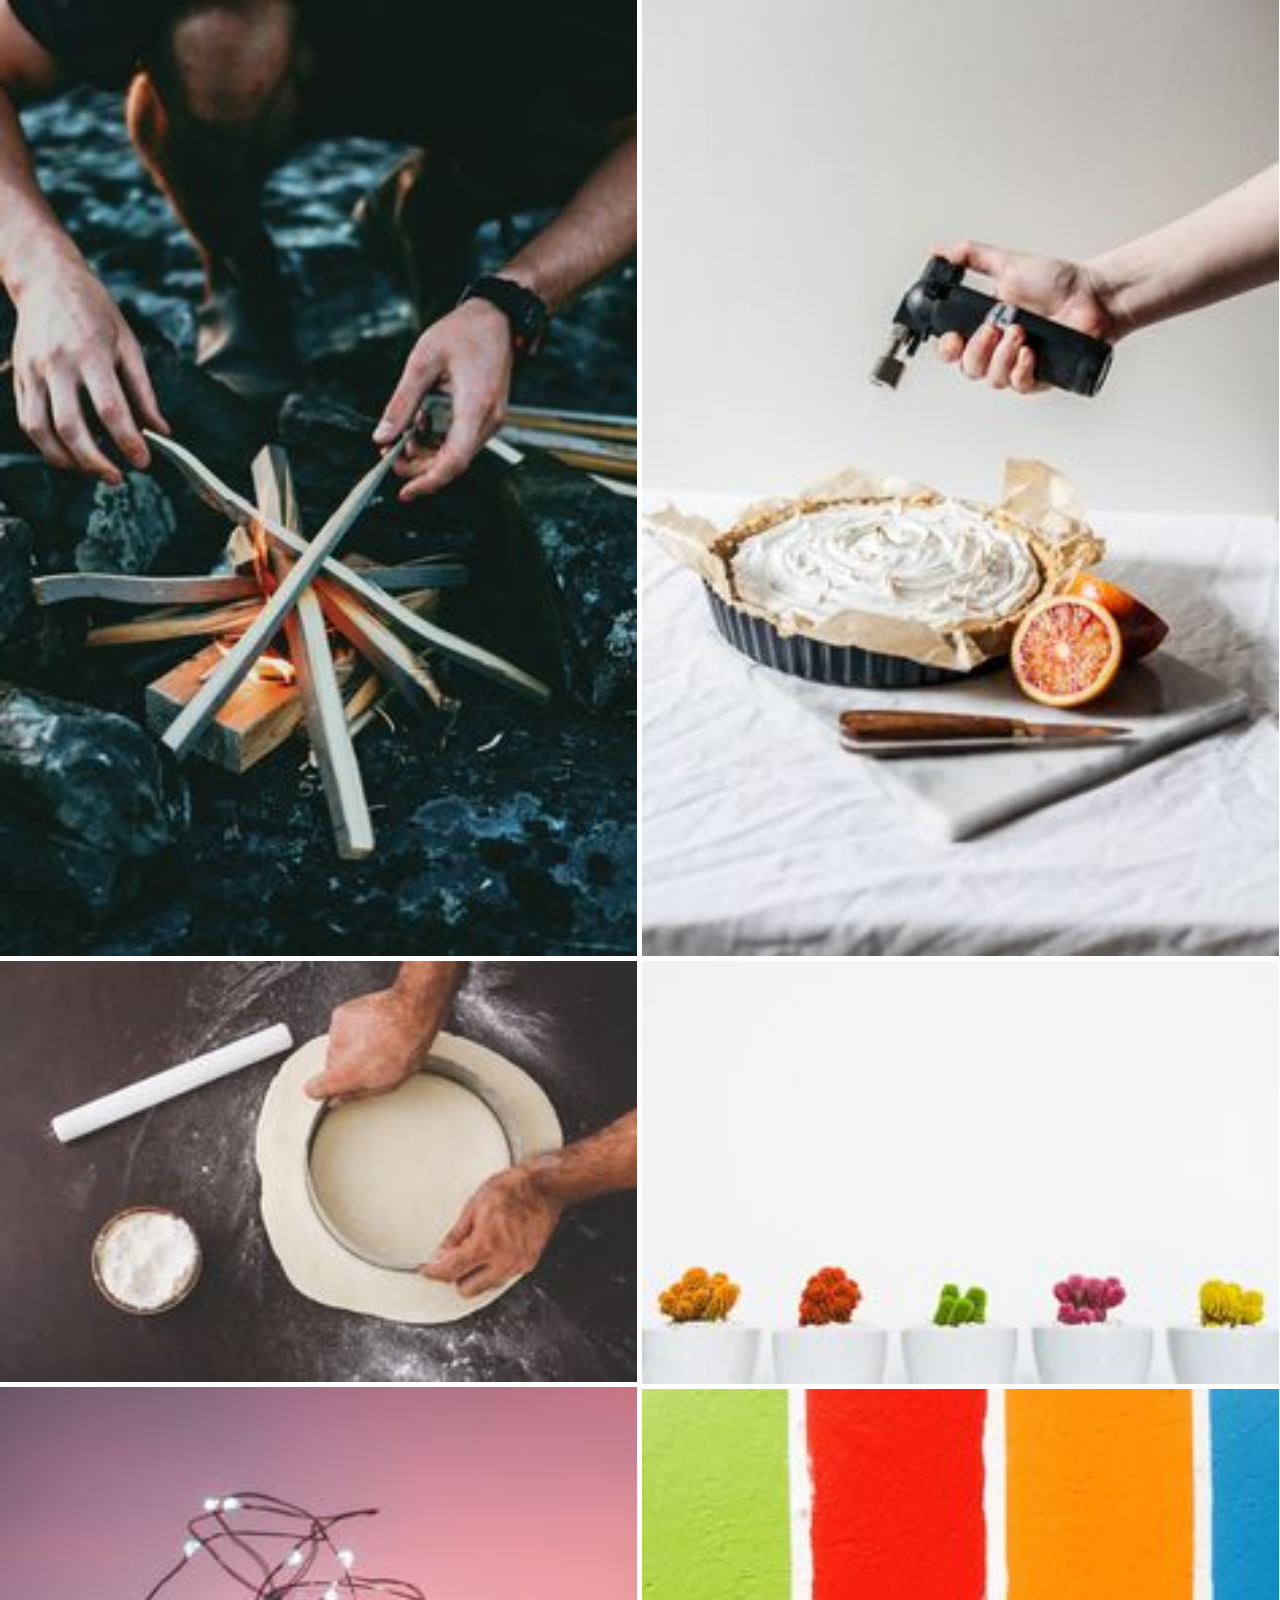
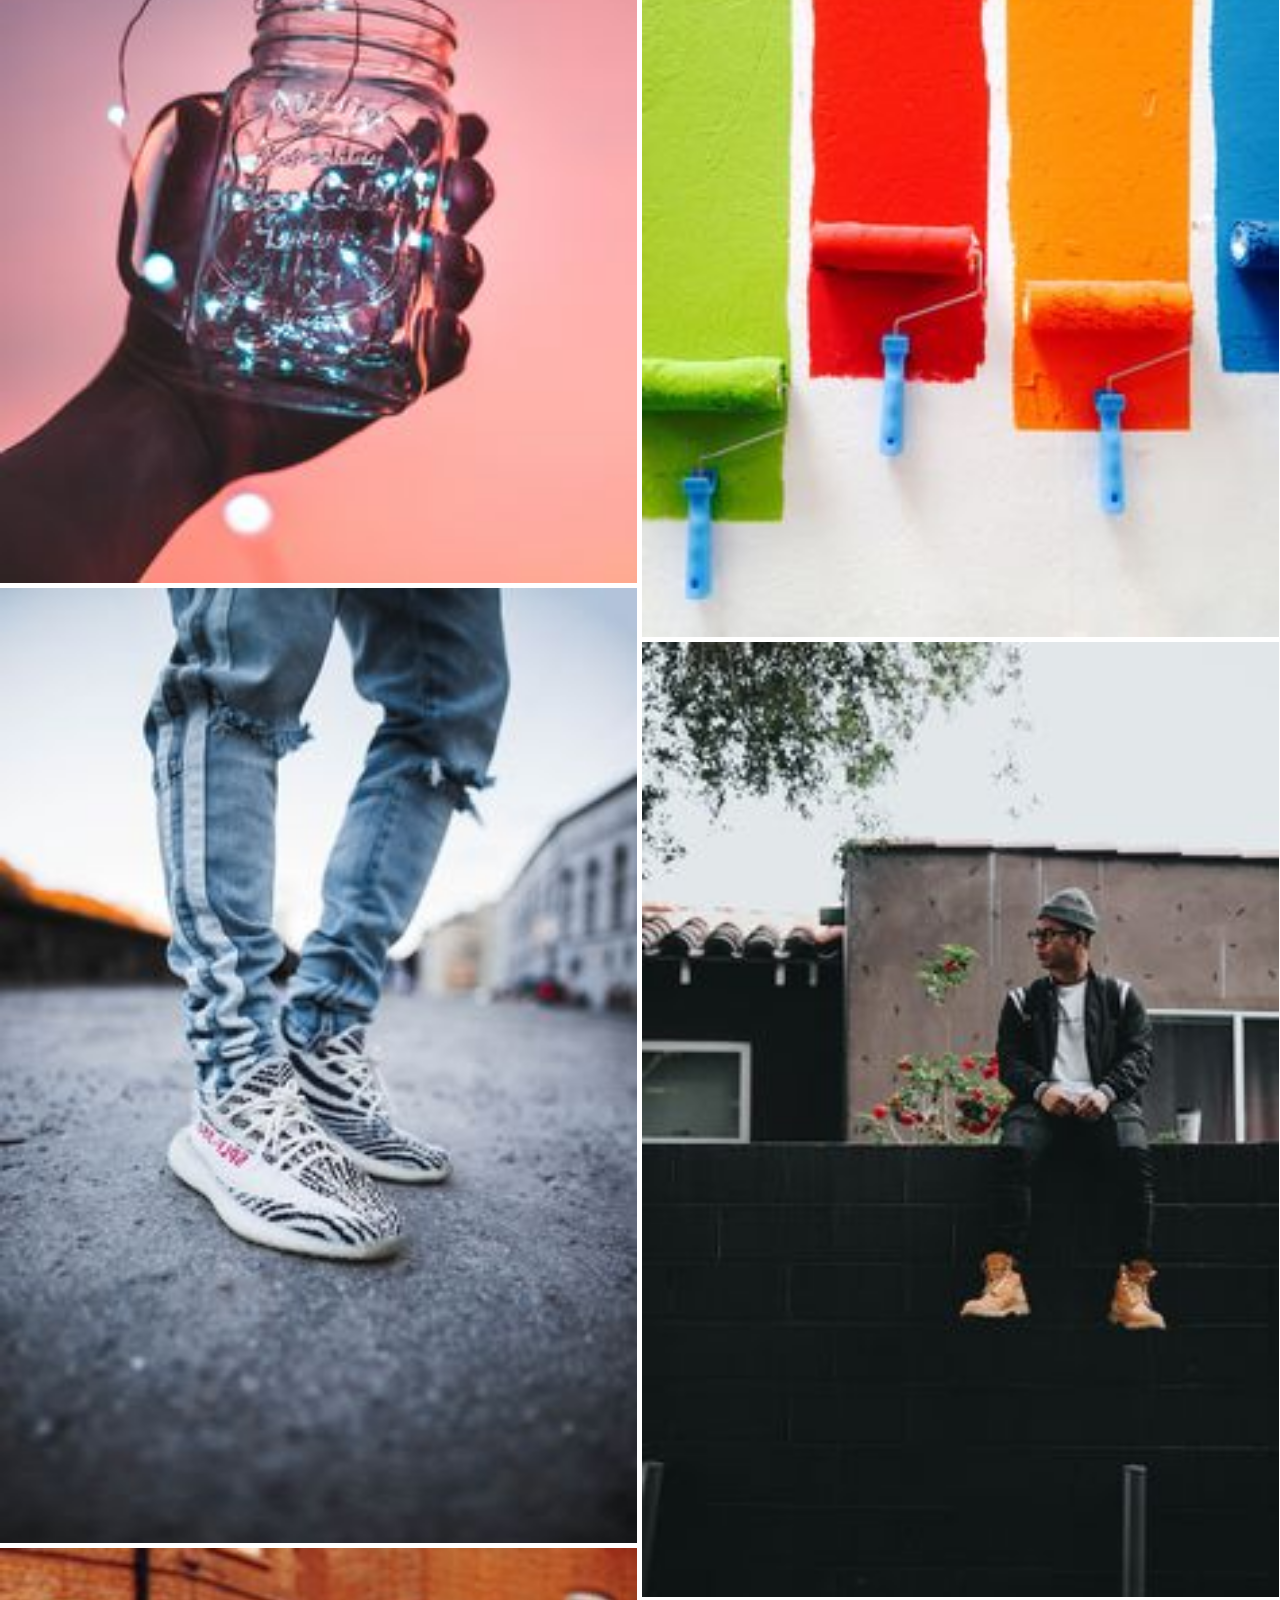
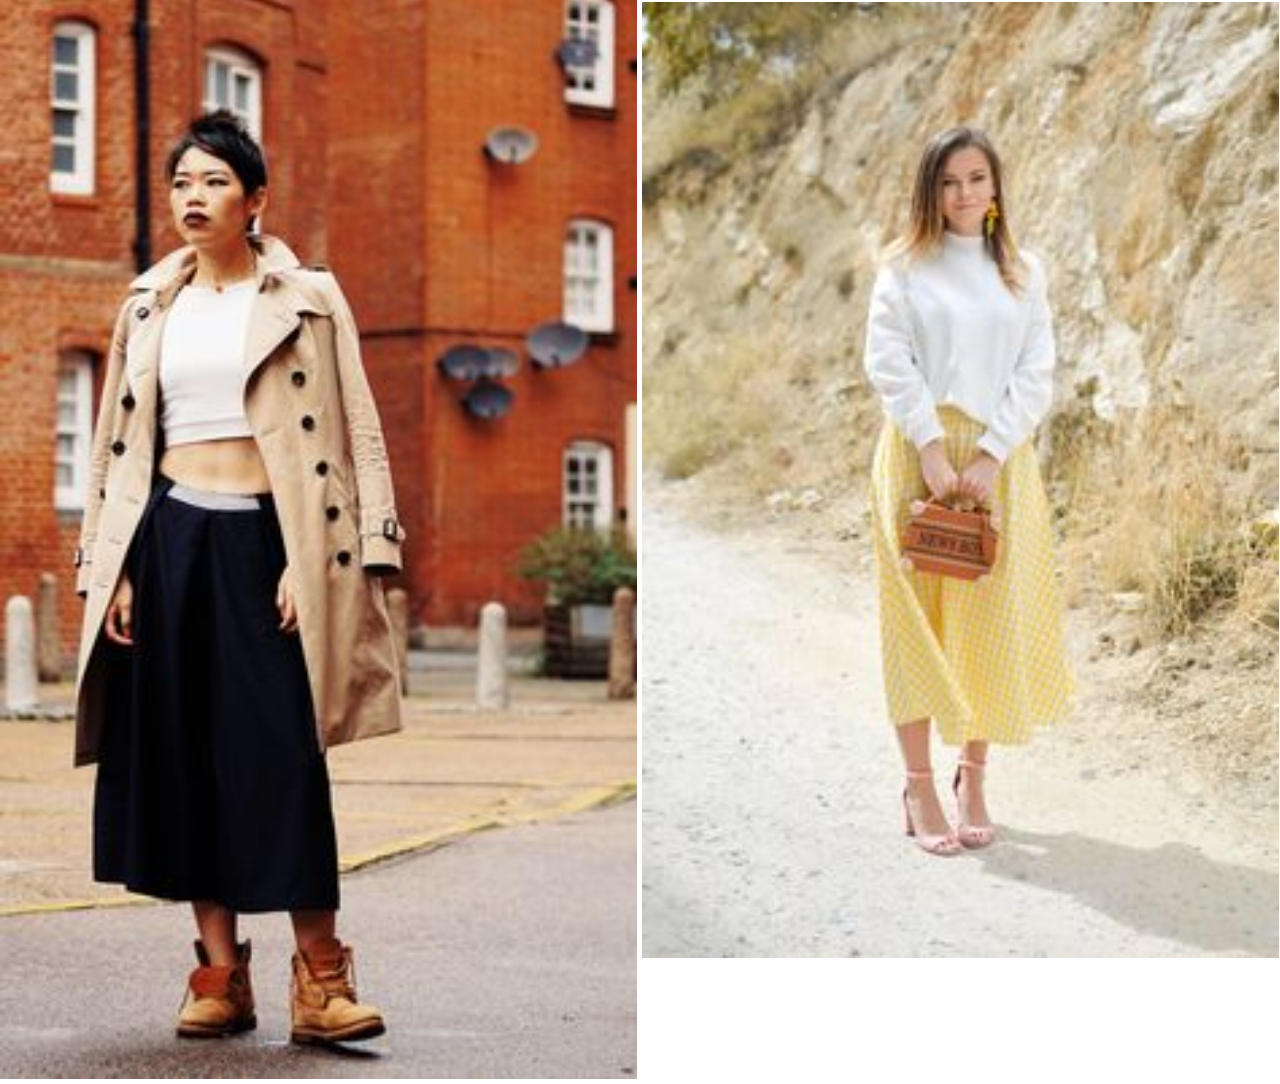
<file: test/index.html>
<html>
  <head>
    <meta name="referrer" content="always" />
    <meta name="referrer" content="always" />
    <meta http-equiv="Content-Type" content="text/html; charset=utf-8" />
    <meta
      name="viewport"
      content="width=device-width,minimum-scale=1.0,maximum-scale=1.0,user-scalable=no"
    />
    <meta name="format-detection" content="telephone=no" />
    <link rel="stylesheet" href="/assets/css/reset.css" />
    <link rel="stylesheet" href="/assets/css/index.css" />
  </head>

  <body>
    <div id="scene">
      <div id="waterfall"></div>
      <div id="player"></div>
      <div id="loading"></div>
    </div>

    <script type="module">
      import Loading from '/src/loading/index.js'
      import WaterFall from '/src/waterfall/index.js'
      import Player from '/src/player/index.js'
      import History from '/src/history/index.js'

      var list = []

      for (var i = 0; i < 10; i++) {
        list[i] = `/assets/images/${i + 1}.jpg`
      }

      var loading = new Loading()

      var wf = new WaterFall({
        col: 2,
        gapWidth: 5,
        gapHeight: 5,
        onClickListener: function() {
          loading.createLoading()

          setTimeout(function() {
            loading.openLoading(function() {
              wf.visible(false)
              player.visible(true)
              player.createVideo({
                src: '/assets/video/timg.mp4',
                poster: '/assets/video/timg.jpeg'
              })

              History.addHistory('http://127.0.0.1:5500/test/player.html')
            })
          }, 4e2)
        }
      })

      var player = new Player()

      loading.openLoading(function() {
        wf.fetch(list)
      })

      window.onpopstate = function(event) {
        if (document.location.href.indexOf('index.html')) {
          player.destroy()

          wf.visible(true)
        }
      }
    </script>

    <!-- <script>
      var $el = document.getElementById('xxx')

      // setTimeout(function() {
      //   $el.className += ' sfa-view-open'

      //   setTimeout(function() {
      //     createVideo()
      //   }, 1e3)
      // }, 1e3)

      function createVideo() {
        var video = document.createElement('video')
        var attrs = {
          class: 'b-player-video',
          src:
            '//vdse.bdstatic.com//c3bb02f1c735b2f4bc9ea43652935bf5.mp4?authorization=bce-auth-v1%2F40f207e648424f47b2e3dfbb1014b1a5%2F2019-08-25T19%3A40%3A56Z%2F-1%2Fhost%2F711902447255c04918d7422064390a3bec1b2e10192017b7d3da6a6728310842',
          type: 'video/mp4',
          poster:
            'https://ss0.bdstatic.com/9bA1vGfa2gU2pMbfm9GUKT-w/timg?wisealaddin&amp;size=f994_1766&amp;quality=100&amp;sec=1567404635&amp;di=17c02768ee81523731fd7cabfeea03c3&amp;src=http%3A%2F%2Fvdgif.bdstatic.com%3A80%2F%2F1520cc0d096db5e3cb51422fca255c3a%3Fauthorization%3Dbce-auth-v1%252F40f207e648424f47b2e3dfbb1014b1a5%252F2019-05-27T00%253A02%253A10Z%252F30%252F%252Fe568a38d45b703bf4b273872c823e3c345af902c0e74435f9e10d33dd4b785aa',
          preload: 'none',
          height: '100%',
          autoplay: 'true',
          'webkit-playsinline': 'true',
          playsinline: 'true',
          'x-webkit-airplay': 'true',
          't7-video-player-type': 'inline',
          loop: ''
        }

        for (var name in attrs) {
          Object.prototype.hasOwnProperty.call(attrs, name) &&
            video.setAttribute(name, attrs[name])
        }
        debugger
        document.getElementById('abc').appendChild(video)
      }
    </script> -->
  </body>
</html>
</file>
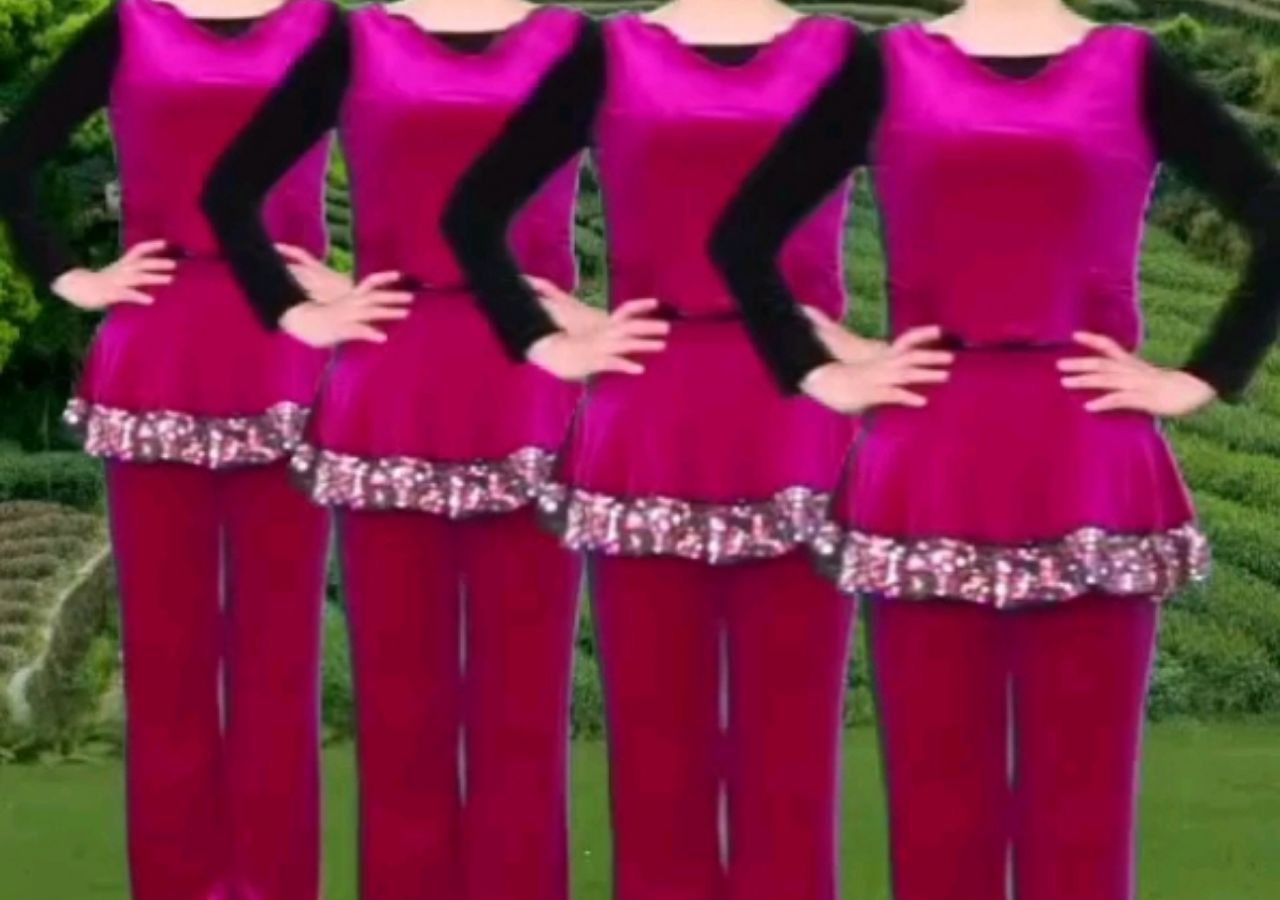
<file: test/player.html>
<html>
  <head>
    <meta name="referrer" content="always" />
    <meta name="referrer" content="always" />
    <meta http-equiv="Content-Type" content="text/html; charset=utf-8" />
    <meta
      name="viewport"
      content="width=device-width,minimum-scale=1.0,maximum-scale=1.0,user-scalable=no"
    />
    <meta name="format-detection" content="telephone=no" />
    <link rel="stylesheet" href="/assets/css/reset.css" />
    <link rel="stylesheet" href="/assets/css/index.css" />
  </head>

  <body>
    <div id="scene">
      <div id="player"></div>
    </div>

    <script type="module">
      import Player from '/src/player/index.js'

      var player = new Player()

      player.visible(true)

      player.createVideo({
        src: '/assets/video/timg.mp4',
        poster: '/assets/video/timg.jpeg'
      })
    </script>
  </body>
</html>
</file>
<file: assets/css/index.css>
.sfa-loading-layer {
  display: block;
  position: fixed;
  top: 0;
  right: -100%;
  z-index: 505;
  width: 100%;
  min-height: 100%;
  background-color: #000;
  overflow: hidden;
  opacity: 0;
  -webkit-transition: right 0.4s ease-out, opacity 0.2s ease-in, visibility 0.2s ease-in;
  transition: right 0.4s ease-out, opacity 0.2s ease-in, visibility 0.2s ease-in;
}

.sfa-loading-layer.sfa-loading-open {
  position: fixed;
  right: 0px;
  width: 100%;
  opacity: 1;
}

.sfa-loading-layer.sfa-loading-close {
  opacity: 0 !important;
}

.sfa-loading-layer .sfa-loading-bgLayer {
  position: absolute;
  top: 0;
  left: 0;
  bottom: 0;
  right: 0;
  background-color: #000;
}

.sfa-loading-layer .sfa-loading {
  position: absolute;
  top: 50%;
  left: 50%;
  color: #fff;
  width: 161px;
  height: 49px;
  line-height: 49px;
  margin-top: -24px;
  margin-left: -80px;
  border-radius: 1px;
  text-align: center;
}

.sfa-loading-layer .sfa-loading .sfa-loading-icon-tab {
  width: 100%;
  height: 100%;
  overflow: hidden;
  margin: 0 auto;
}

.sfa-loading-layer .sfa-loading span {
  display: inline-block;
  color: #6b6b6b;
  font-size: 18px;
  padding-right: 3px;
  vertical-align: middle;
}

.sfa-loading-layer .sfa-loading.sfa-loading-dark .sfa-loading-tab-bglogo, .sfa-loading-layer .sfa-loading.sfa-loading-light .sfa-loading-tab-bglogo {
  display: inline-block;
  background: url(../images/tab_loading__bg_logo_dark.png) no-repeat;
  background-size: 147px 48px;
  height: 48px;
  width: 147px;
}

.sfa-loading-layer .sfa-loading .sfa-loading-tab-toplight {
  display: inline-block;
  position: relative;
  height: 60px;
  width: 12px;
  top: -60px;
  left: -78px;
  background-color: rgba(255, 255, 255, 0.5);
  -webkit-transform: skew(20deg);
  transform: skew(20deg);
  -webkit-animation: 1s lodingframe infinite;
  animation: 1s lodingframe infinite;
}

.sfa-loading-layer .sfa-loading.sfa-loading-dark .sfa-loading-tab-bglogo {
  background-image: url(../images/tab_loading__bg_logo_dark.png);
  background-color: rgba(0, 0, 0, 0.6);
}

.sfa-loading-layer .sfa-loading.sfa-loading-dark .sfa-loading-tab-toplight {
  background-color: rgba(0, 0, 0, 0.3);
}

.sfa-view {
  display: block;
  position: fixed;
  top: 0;
  right: -100%;
  z-index: 505;
  width: 100%;
  min-height: 100%;
  background-color: #000;
  overflow: hidden;
  opacity: 0;
  -webkit-transition: right 0.4s ease-out, opacity 0.2s ease-in, visibility 0.2s ease-in;
  transition: right 0.4s ease-out, opacity 0.2s ease-in, visibility 0.2s ease-in;
}

.sfa-view.sfa-view-open {
  right: 0;
  width: 100%;
  opacity: 1;
  visibility: visible;
}

/* content */
.sfa-content {
  background-color: #f2f2f2;
}

.sfa-content .sfc-video-page-vertical {
  background-color: #000;
  -webkit-user-select: none;
  -moz-user-select: none;
   -ms-user-select: none;
       user-select: none;
  height: 100vh;
}

.sfa-content .sfc-video-page-vertical.launchscreen {
  position: absolute;
  top: 0;
  left: 0;
  right: 0;
  bottom: 0;
  height: auto;
}

.sfa-content .sfc-video-page-vertical .sfc-video-page-vertical-container .sfc-video-page-vertical-player-container {
  position: absolute;
  width: 100%;
  height: 100%;
  overflow: hidden;
}

.sfa-content .sfc-video-page-vertical .sfc-video-page-vertical-container .sfc-video-page-vertical-player-container .sfc-video-page-vertical-player-bplayer {
  position: absolute;
  width: 100%;
  height: 100%;
  overflow: hidden;
  z-index: 1;
}

.sfa-content .sfc-video-page-vertical .sfc-video-page-vertical-container .sfc-video-page-vertical-player-container .sfc-video-page-vertical-player-bplayer .b-player-video {
  width: 100%;
  height: 100%;
  background: transparent;
  -o-object-fit: cover;
     object-fit: cover;
}

@keyframes lodingframe {
  0% {
    left: -78px;
  }
  100% {
    left: 73px;
  }
}

@-webkit-keyframes lodingframe {
  0% {
    left: -78px;
  }
  100% {
    left: 73px;
  }
}
/*# sourceMappingURL=index.css.map */
</file>
